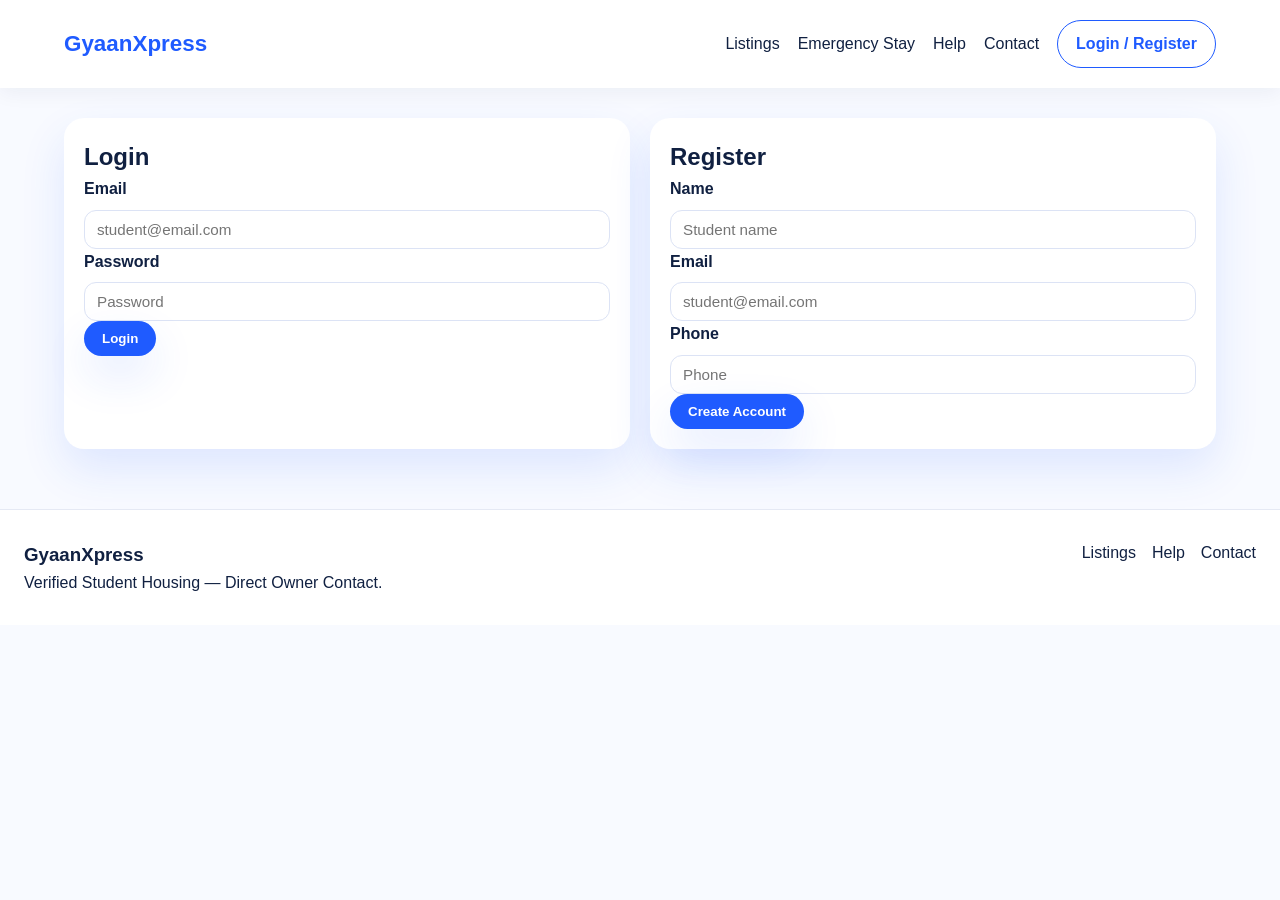
<file: auth.html>
<!DOCTYPE html>
<html lang="en">
  <head>
    <meta charset="UTF-8" />
    <meta name="viewport" content="width=device-width, initial-scale=1.0" />
    <title>Login / Register • GyaanXpress</title>
    <link rel="stylesheet" href="styles.css" />
  </head>
  <body data-page="auth">
    <header class="site-header">
      <nav class="navbar">
        <a class="logo" href="index.html">GyaanXpress</a>
        <div class="nav-links">
          <a href="listings.html">Listings</a>
          <a href="emergency.html">Emergency Stay</a>
          <a href="help.html">Help</a>
          <a href="contact.html">Contact</a>
          <a href="auth.html" class="btn-outline">Login / Register</a>
        </div>
      </nav>
    </header>

    <main class="page auth">
      <section class="auth-grid">
        <div class="form-card">
          <h2>Login</h2>
          <form>
            <label>
              Email
              <input type="email" placeholder="student@email.com" />
            </label>
            <label>
              Password
              <input type="password" placeholder="Password" />
            </label>
            <button class="btn-primary" type="button">Login</button>
          </form>
        </div>
        <div class="form-card">
          <h2>Register</h2>
          <form>
            <label>
              Name
              <input type="text" placeholder="Student name" />
            </label>
            <label>
              Email
              <input type="email" placeholder="student@email.com" />
            </label>
            <label>
              Phone
              <input type="text" placeholder="Phone" />
            </label>
            <button class="btn-primary" type="button">Create Account</button>
          </form>
        </div>
      </section>
    </main>

    <footer class="site-footer">
      <div>
        <h3>GyaanXpress</h3>
        <p>Verified Student Housing — Direct Owner Contact.</p>
      </div>
      <div class="footer-links">
        <a href="listings.html">Listings</a>
        <a href="help.html">Help</a>
        <a href="contact.html">Contact</a>
      </div>
    </footer>

    <script src="script.js"></script>
  </body>
</html>
</file>
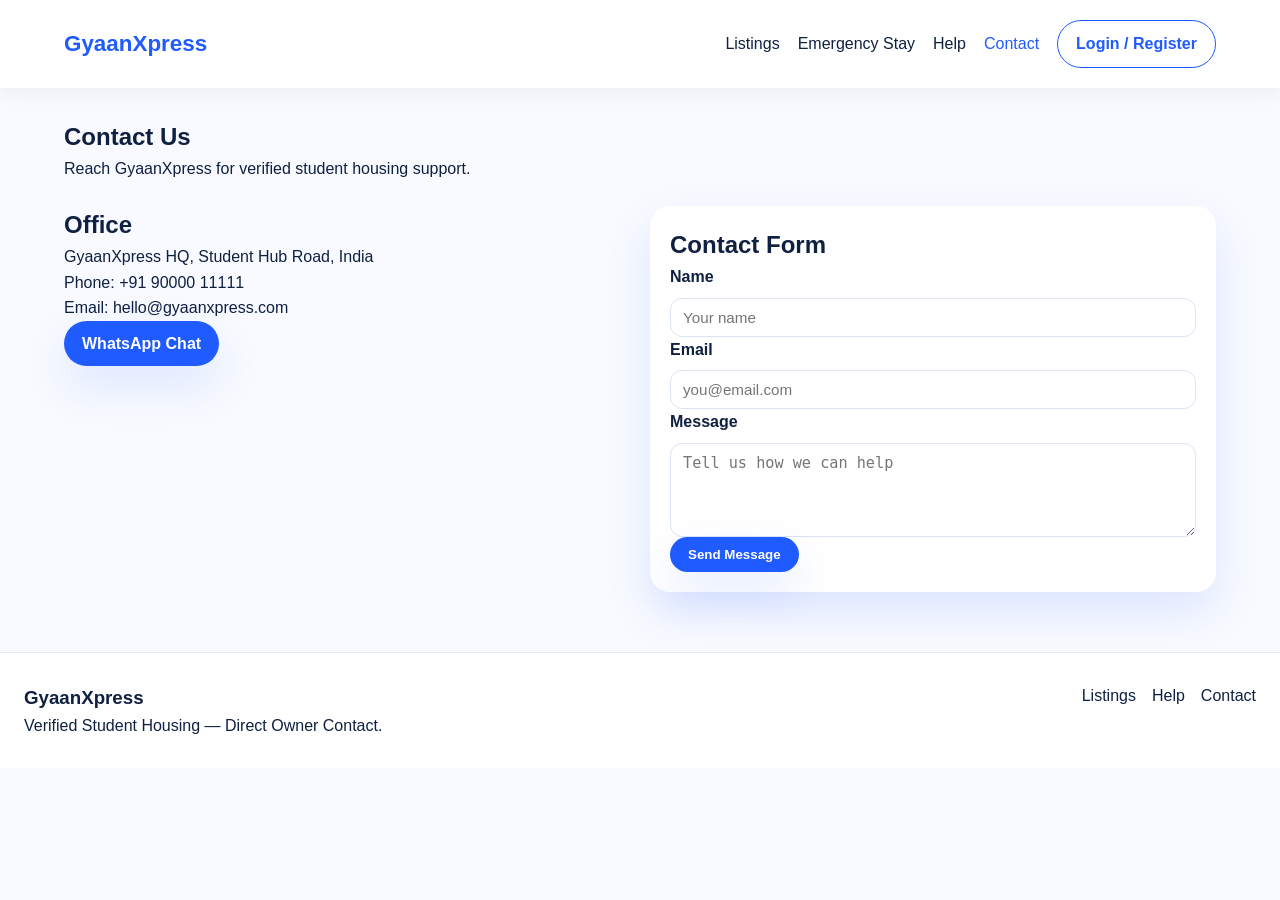
<file: contact.html>
<!DOCTYPE html>
<html lang="en">
  <head>
    <meta charset="UTF-8" />
    <meta name="viewport" content="width=device-width, initial-scale=1.0" />
    <title>Contact • GyaanXpress</title>
    <link rel="stylesheet" href="styles.css" />
  </head>
  <body data-page="contact">
    <header class="site-header">
      <nav class="navbar">
        <a class="logo" href="index.html">GyaanXpress</a>
        <div class="nav-links">
          <a href="listings.html">Listings</a>
          <a href="emergency.html">Emergency Stay</a>
          <a href="help.html">Help</a>
          <a href="contact.html" class="active">Contact</a>
          <a href="auth.html" class="btn-outline">Login / Register</a>
        </div>
      </nav>
    </header>

    <main class="page">
      <section class="page-header">
        <div>
          <h1>Contact Us</h1>
          <p>Reach GyaanXpress for verified student housing support.</p>
        </div>
      </section>

      <section class="contact-grid">
        <div class="contact-info">
          <h2>Office</h2>
          <p>GyaanXpress HQ, Student Hub Road, India</p>
          <p>Phone: +91 90000 11111</p>
          <p>Email: hello@gyaanxpress.com</p>
          <a class="btn-primary" href="#">WhatsApp Chat</a>
        </div>
        <div class="form-card">
          <h2>Contact Form</h2>
          <form>
            <label>
              Name
              <input type="text" placeholder="Your name" />
            </label>
            <label>
              Email
              <input type="email" placeholder="you@email.com" />
            </label>
            <label>
              Message
              <textarea rows="4" placeholder="Tell us how we can help"></textarea>
            </label>
            <button class="btn-primary" type="button">Send Message</button>
          </form>
        </div>
      </section>
    </main>

    <footer class="site-footer">
      <div>
        <h3>GyaanXpress</h3>
        <p>Verified Student Housing — Direct Owner Contact.</p>
      </div>
      <div class="footer-links">
        <a href="listings.html">Listings</a>
        <a href="help.html">Help</a>
        <a href="contact.html">Contact</a>
      </div>
    </footer>

    <script src="script.js"></script>
  </body>
</html>
</file>
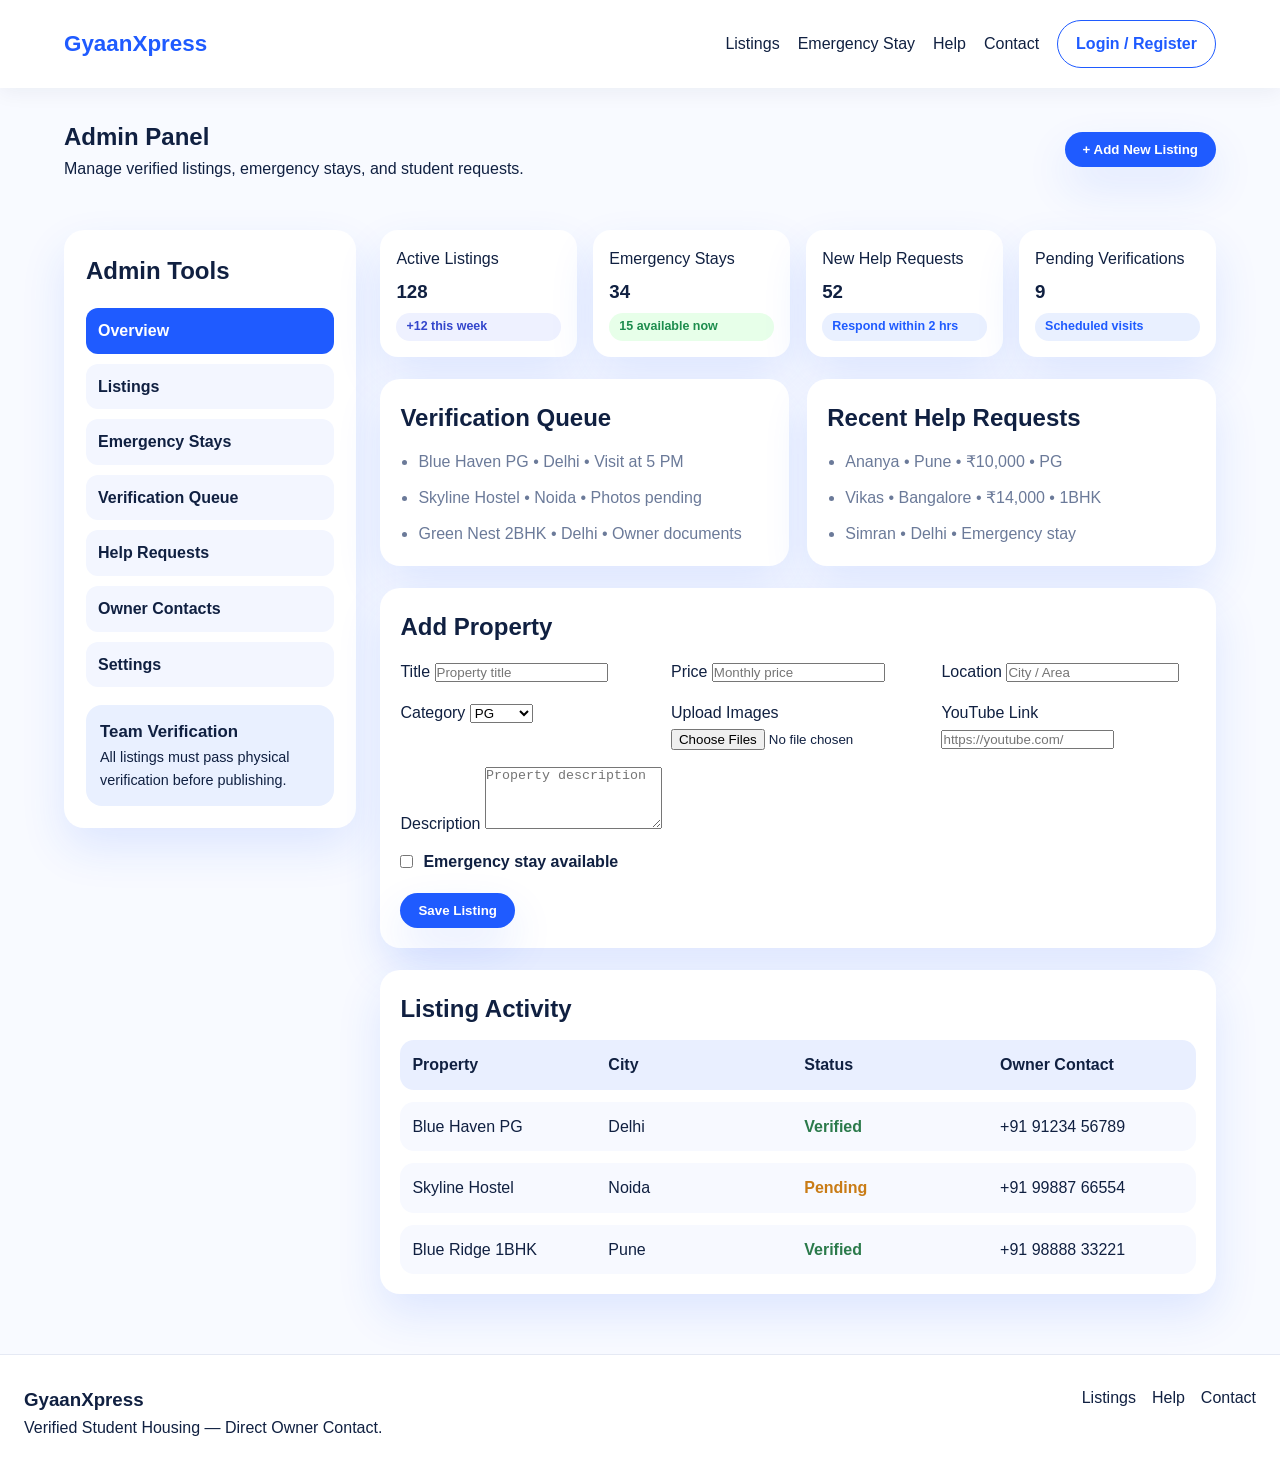
<file: dashboard.html>
<!DOCTYPE html>
<html lang="en">
  <head>
    <meta charset="UTF-8" />
    <meta name="viewport" content="width=device-width, initial-scale=1.0" />
    <title>Team Dashboard • GyaanXpress</title>
    <link rel="stylesheet" href="styles.css" />
  </head>
  <body data-page="dashboard">
    <header class="site-header">
      <nav class="navbar">
        <a class="logo" href="index.html">GyaanXpress</a>
        <div class="nav-links">
          <a href="listings.html">Listings</a>
          <a href="emergency.html">Emergency Stay</a>
          <a href="help.html">Help</a>
          <a href="contact.html">Contact</a>
          <a href="auth.html" class="btn-outline">Login / Register</a>
        </div>
      </nav>
    </header>

    <main class="page dashboard">
      <section class="page-header">
        <div>
          <h1>Admin Panel</h1>
          <p>Manage verified listings, emergency stays, and student requests.</p>
        </div>
        <button class="btn-primary" type="button">+ Add New Listing</button>
      </section>

      <div class="dashboard-layout">
        <aside class="dashboard-sidebar">
          <h2>Admin Tools</h2>
          <nav class="dashboard-nav">
            <a class="active" href="#">Overview</a>
            <a href="#">Listings</a>
            <a href="#">Emergency Stays</a>
            <a href="#">Verification Queue</a>
            <a href="#">Help Requests</a>
            <a href="#">Owner Contacts</a>
            <a href="#">Settings</a>
          </nav>
          <div class="sidebar-card">
            <h3>Team Verification</h3>
            <p>All listings must pass physical verification before publishing.</p>
          </div>
        </aside>

        <section class="dashboard-content">
          <div class="stat-grid">
            <div class="stat-card">
              <p>Active Listings</p>
              <h3>128</h3>
              <span class="badge verified">+12 this week</span>
            </div>
            <div class="stat-card">
              <p>Emergency Stays</p>
              <h3>34</h3>
              <span class="badge emergency">15 available now</span>
            </div>
            <div class="stat-card">
              <p>New Help Requests</p>
              <h3>52</h3>
              <span class="badge">Respond within 2 hrs</span>
            </div>
            <div class="stat-card">
              <p>Pending Verifications</p>
              <h3>9</h3>
              <span class="badge">Scheduled visits</span>
            </div>
          </div>

          <div class="panel-grid">
            <section class="panel-card">
              <h2>Verification Queue</h2>
              <ul class="list">
                <li>Blue Haven PG • Delhi • Visit at 5 PM</li>
                <li>Skyline Hostel • Noida • Photos pending</li>
                <li>Green Nest 2BHK • Delhi • Owner documents</li>
              </ul>
            </section>
            <section class="panel-card">
              <h2>Recent Help Requests</h2>
              <ul class="list">
                <li>Ananya • Pune • ₹10,000 • PG</li>
                <li>Vikas • Bangalore • ₹14,000 • 1BHK</li>
                <li>Simran • Delhi • Emergency stay</li>
              </ul>
            </section>
          </div>

          <section class="panel-card">
            <h2>Add Property</h2>
            <form>
              <div class="form-grid">
                <label>
                  Title
                  <input type="text" placeholder="Property title" />
                </label>
                <label>
                  Price
                  <input type="text" placeholder="Monthly price" />
                </label>
                <label>
                  Location
                  <input type="text" placeholder="City / Area" />
                </label>
                <label>
                  Category
                  <select>
                    <option>PG</option>
                    <option>Hostel</option>
                    <option>Library</option>
                    <option>Gym</option>
                    <option>Mess</option>
                    <option>1BHK</option>
                    <option>2BHK</option>
                  </select>
                </label>
                <label>
                  Upload Images
                  <input type="file" multiple />
                </label>
                <label>
                  YouTube Link
                  <input type="text" placeholder="https://youtube.com/" />
                </label>
              </div>
              <label>
                Description
                <textarea rows="4" placeholder="Property description"></textarea>
              </label>
              <label class="checkbox">
                <input type="checkbox" />
                Emergency stay available
              </label>
              <button class="btn-primary" type="button">Save Listing</button>
            </form>
          </section>

          <section class="panel-card">
            <h2>Listing Activity</h2>
            <div class="table">
              <div class="table-row header">
                <span>Property</span>
                <span>City</span>
                <span>Status</span>
                <span>Owner Contact</span>
              </div>
              <div class="table-row">
                <span>Blue Haven PG</span>
                <span>Delhi</span>
                <span class="status verified">Verified</span>
                <span>+91 91234 56789</span>
              </div>
              <div class="table-row">
                <span>Skyline Hostel</span>
                <span>Noida</span>
                <span class="status pending">Pending</span>
                <span>+91 99887 66554</span>
              </div>
              <div class="table-row">
                <span>Blue Ridge 1BHK</span>
                <span>Pune</span>
                <span class="status verified">Verified</span>
                <span>+91 98888 33221</span>
              </div>
            </div>
          </section>
        </section>
      </div>
    </main>

    <footer class="site-footer">
      <div>
        <h3>GyaanXpress</h3>
        <p>Verified Student Housing — Direct Owner Contact.</p>
      </div>
      <div class="footer-links">
        <a href="listings.html">Listings</a>
        <a href="help.html">Help</a>
        <a href="contact.html">Contact</a>
      </div>
    </footer>

    <script src="script.js"></script>
  </body>
</html>
</file>
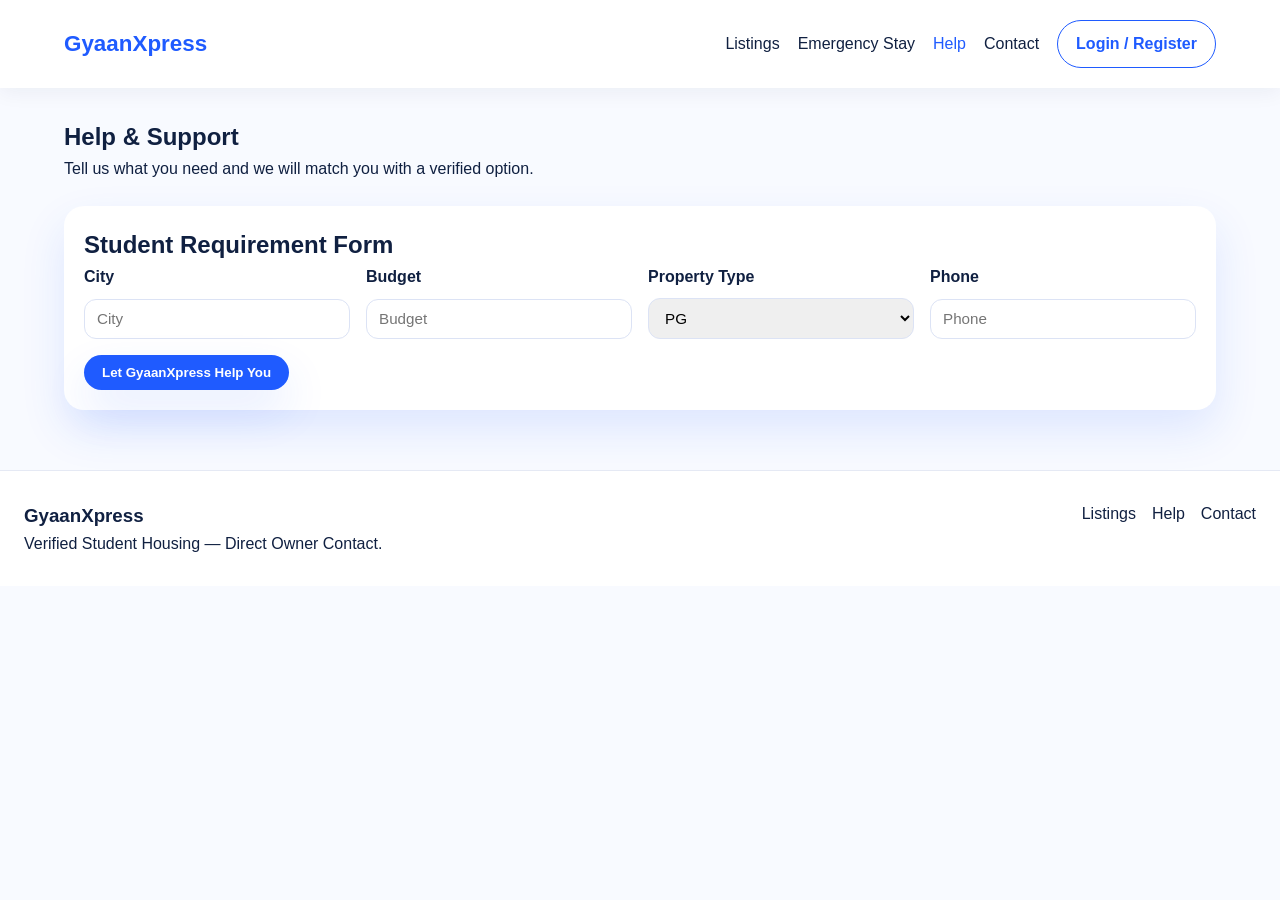
<file: help.html>
<!DOCTYPE html>
<html lang="en">
  <head>
    <meta charset="UTF-8" />
    <meta name="viewport" content="width=device-width, initial-scale=1.0" />
    <title>Help • GyaanXpress</title>
    <link rel="stylesheet" href="styles.css" />
  </head>
  <body data-page="help">
    <header class="site-header">
      <nav class="navbar">
        <a class="logo" href="index.html">GyaanXpress</a>
        <div class="nav-links">
          <a href="listings.html">Listings</a>
          <a href="emergency.html">Emergency Stay</a>
          <a href="help.html" class="active">Help</a>
          <a href="contact.html">Contact</a>
          <a href="auth.html" class="btn-outline">Login / Register</a>
        </div>
      </nav>
    </header>

    <main class="page">
      <section class="page-header">
        <div>
          <h1>Help &amp; Support</h1>
          <p>Tell us what you need and we will match you with a verified option.</p>
        </div>
      </section>

      <section class="form-card">
        <h2>Student Requirement Form</h2>
        <form>
          <div class="form-grid">
            <label>
              City
              <input type="text" placeholder="City" />
            </label>
            <label>
              Budget
              <input type="text" placeholder="Budget" />
            </label>
            <label>
              Property Type
              <select>
                <option>PG</option>
                <option>Hostel</option>
                <option>Library</option>
                <option>Gym</option>
                <option>Mess</option>
                <option>1BHK</option>
                <option>2BHK</option>
              </select>
            </label>
            <label>
              Phone
              <input type="text" placeholder="Phone" />
            </label>
          </div>
          <button class="btn-primary" type="button">Let GyaanXpress Help You</button>
        </form>
      </section>
    </main>

    <footer class="site-footer">
      <div>
        <h3>GyaanXpress</h3>
        <p>Verified Student Housing — Direct Owner Contact.</p>
      </div>
      <div class="footer-links">
        <a href="listings.html">Listings</a>
        <a href="help.html">Help</a>
        <a href="contact.html">Contact</a>
      </div>
    </footer>

    <script src="script.js"></script>
  </body>
</html>
</file>
<file: styles.css>
:root {
  --blue: #1f5bff;
  --light-blue: #e9f0ff;
  --dark: #102041;
  --muted: #6b7a99;
  --bg: #f8faff;
  --card: #ffffff;
  --shadow: 0 20px 45px rgba(31, 91, 255, 0.12);
}

* {
  box-sizing: border-box;
  margin: 0;
  padding: 0;
}

body {
  font-family: "Inter", "Segoe UI", sans-serif;
  background: var(--bg);
  color: var(--dark);
  line-height: 1.6;
}

a {
  color: inherit;
  text-decoration: none;
}

img {
  max-width: 100%;
  display: block;
}

.site-header {
  background: white;
  position: sticky;
  top: 0;
  z-index: 10;
  box-shadow: 0 4px 20px rgba(16, 32, 65, 0.06);
}

.navbar {
  max-width: 1200px;
  margin: 0 auto;
  padding: 20px 24px;
  display: flex;
  align-items: center;
  justify-content: space-between;
}

.logo {
  font-size: 1.4rem;
  font-weight: 700;
  color: var(--blue);
}

.nav-links {
  display: flex;
  align-items: center;
  gap: 18px;
  font-weight: 500;
}

.nav-links a.active {
  color: var(--blue);
}

.btn-primary,
.btn-secondary,
.btn-outline {
  padding: 10px 18px;
  border-radius: 999px;
  font-weight: 600;
  border: none;
  cursor: pointer;
  display: inline-flex;
  align-items: center;
  justify-content: center;
  transition: transform 0.2s ease, box-shadow 0.2s ease;
}

.btn-primary {
  background: var(--blue);
  color: white;
  box-shadow: var(--shadow);
}

.btn-secondary {
  background: var(--light-blue);
  color: var(--blue);
}

.btn-outline {
  border: 1px solid var(--blue);
  color: var(--blue);
  background: white;
}

.btn-primary:hover,
.btn-secondary:hover,
.btn-outline:hover {
  transform: translateY(-2px);
}

.hero {
  max-width: 1200px;
  margin: 0 auto;
  padding: 60px 24px 40px;
  display: grid;
  grid-template-columns: repeat(auto-fit, minmax(280px, 1fr));
  gap: 32px;
  align-items: center;
}

.hero h1 {
  font-size: clamp(2rem, 4vw, 3.2rem);
  line-height: 1.1;
  margin: 18px 0;
}

.hero p {
  color: var(--muted);
  margin-bottom: 24px;
}

.pill {
  display: inline-flex;
  background: var(--light-blue);
  color: var(--blue);
  padding: 6px 14px;
  border-radius: 999px;
  font-weight: 600;
  font-size: 0.9rem;
}

.hero-card {
  background: white;
  padding: 28px;
  border-radius: 24px;
  box-shadow: var(--shadow);
}

.hero-search {
  display: grid;
  gap: 12px;
  margin-top: 16px;
}

.hero-search input,
.hero-search select,
.form-card input,
.form-card select,
.form-card textarea,
.filters select,
.filters input[type="range"] {
  width: 100%;
  padding: 10px 12px;
  border-radius: 12px;
  border: 1px solid #dce3f5;
  font-size: 0.95rem;
}

.section {
  max-width: 1200px;
  margin: 0 auto;
  padding: 40px 24px;
}

.section-heading {
  margin-bottom: 24px;
}

.section-heading p {
  color: var(--muted);
}

.category-grid {
  display: grid;
  grid-template-columns: repeat(auto-fit, minmax(140px, 1fr));
  gap: 16px;
}

.category-card {
  background: white;
  padding: 18px;
  border-radius: 18px;
  text-align: center;
  box-shadow: var(--shadow);
  font-weight: 600;
}

.cards-grid {
  display: grid;
  grid-template-columns: repeat(auto-fit, minmax(260px, 1fr));
  gap: 24px;
}

.card {
  background: white;
  border-radius: 20px;
  overflow: hidden;
  box-shadow: var(--shadow);
  display: flex;
  flex-direction: column;
  transition: transform 0.2s ease;
}

.card:hover {
  transform: translateY(-4px);
}

.card img {
  height: 180px;
  object-fit: cover;
}

.card-body {
  padding: 18px;
  display: grid;
  gap: 8px;
}

.badge {
  display: inline-flex;
  align-items: center;
  gap: 4px;
  background: var(--light-blue);
  color: var(--blue);
  padding: 4px 10px;
  border-radius: 999px;
  font-size: 0.78rem;
  font-weight: 600;
}

.badge.emergency {
  background: #e7ffe9;
  color: #1d8d4d;
}

.badge.verified {
  background: #eef1ff;
  color: #3346cc;
}

.price {
  font-size: 1.3rem;
  font-weight: 700;
}

.emergency-banner {
  background: linear-gradient(120deg, #1f5bff, #3b82f6);
  color: white;
  border-radius: 24px;
  display: flex;
  align-items: center;
  justify-content: space-between;
  gap: 24px;
}

.trust-grid {
  display: grid;
  grid-template-columns: repeat(auto-fit, minmax(240px, 1fr));
  gap: 18px;
}

.trust-card {
  background: white;
  padding: 18px;
  border-radius: 20px;
  box-shadow: var(--shadow);
}

.page {
  max-width: 1200px;
  margin: 0 auto;
  padding: 30px 24px 60px;
}

.page-header {
  margin-bottom: 24px;
  display: flex;
  align-items: center;
  justify-content: space-between;
  gap: 18px;
}

.filters {
  display: grid;
  grid-template-columns: repeat(auto-fit, minmax(200px, 1fr));
  gap: 16px;
  padding: 18px;
  background: white;
  border-radius: 18px;
  box-shadow: var(--shadow);
  margin-bottom: 24px;
}

.filter-group {
  display: grid;
  gap: 8px;
  font-weight: 600;
}

.filter-group.toggle {
  align-content: center;
}

.range-value {
  font-size: 0.9rem;
  color: var(--muted);
}

.property-detail {
  display: grid;
  gap: 30px;
}

.gallery {
  display: grid;
  gap: 12px;
}

.gallery-main {
  position: relative;
}

.gallery-main img {
  border-radius: 20px;
  height: 360px;
  object-fit: cover;
}

.gallery-controls {
  position: absolute;
  bottom: 16px;
  right: 16px;
  display: flex;
  gap: 8px;
}

.gallery-controls button {
  background: white;
  border: none;
  padding: 8px 12px;
  border-radius: 999px;
  box-shadow: var(--shadow);
  cursor: pointer;
}

.gallery-thumbs {
  display: flex;
  gap: 10px;
}

.gallery-thumbs img {
  width: 80px;
  height: 60px;
  object-fit: cover;
  border-radius: 12px;
  cursor: pointer;
  opacity: 0.7;
}

.gallery-thumbs img.active {
  opacity: 1;
  outline: 2px solid var(--blue);
}

.property-info {
  display: grid;
  grid-template-columns: minmax(0, 1.3fr) minmax(0, 0.7fr);
  gap: 24px;
}

.property-sidebar {
  display: grid;
  gap: 18px;
}

.price-card,
.owner-card,
.form-card {
  background: white;
  padding: 20px;
  border-radius: 20px;
  box-shadow: var(--shadow);
}

.price-card .emergency {
  color: #1d8d4d;
  font-weight: 600;
}

.badge-group {
  display: grid;
  gap: 8px;
  margin-top: 12px;
}

.media {
  display: grid;
  grid-template-columns: repeat(auto-fit, minmax(260px, 1fr));
  gap: 20px;
}

.video iframe {
  width: 100%;
  min-height: 220px;
  border: none;
  border-radius: 20px;
}

.iframe-placeholder {
  background: #eef2ff;
  padding: 40px;
  border-radius: 20px;
  text-align: center;
  font-weight: 600;
  color: var(--muted);
}

.contact-grid {
  display: grid;
  grid-template-columns: repeat(auto-fit, minmax(260px, 1fr));
  gap: 20px;
}

.form-grid {
  display: grid;
  grid-template-columns: repeat(auto-fit, minmax(200px, 1fr));
  gap: 16px;
  margin-bottom: 16px;
}

.form-card label,
.filters label {
  font-weight: 600;
  display: grid;
  gap: 8px;
}

.checkbox {
  display: flex;
  align-items: center;
  gap: 10px;
  margin: 12px 0 18px;
  font-weight: 600;
}

.auth-grid {
  display: grid;
  grid-template-columns: repeat(auto-fit, minmax(260px, 1fr));
  gap: 20px;
}

.dashboard {
  display: grid;
  gap: 24px;
}

.dashboard-layout {
  display: grid;
  grid-template-columns: minmax(220px, 0.35fr) minmax(0, 1fr);
  gap: 24px;
}

.dashboard-sidebar {
  background: white;
  padding: 22px;
  border-radius: 20px;
  box-shadow: var(--shadow);
  display: grid;
  gap: 18px;
  height: fit-content;
}

.dashboard-nav {
  display: grid;
  gap: 10px;
  font-weight: 600;
}

.dashboard-nav a {
  padding: 10px 12px;
  border-radius: 12px;
  background: #f3f6ff;
}

.dashboard-nav a.active {
  background: var(--blue);
  color: white;
}

.sidebar-card {
  background: var(--light-blue);
  padding: 14px;
  border-radius: 16px;
  font-size: 0.9rem;
  color: var(--dark);
}

.dashboard-content {
  display: grid;
  gap: 22px;
}

.stat-grid {
  display: grid;
  grid-template-columns: repeat(auto-fit, minmax(180px, 1fr));
  gap: 16px;
}

.stat-card {
  background: white;
  padding: 16px;
  border-radius: 18px;
  box-shadow: var(--shadow);
  display: grid;
  gap: 6px;
}

.panel-grid {
  display: grid;
  grid-template-columns: repeat(auto-fit, minmax(240px, 1fr));
  gap: 18px;
}

.panel-card {
  background: white;
  padding: 20px;
  border-radius: 20px;
  box-shadow: var(--shadow);
  display: grid;
  gap: 12px;
}

.list {
  display: grid;
  gap: 10px;
  color: var(--muted);
  padding-left: 18px;
}

.table {
  display: grid;
  gap: 12px;
}

.table-row {
  display: grid;
  grid-template-columns: repeat(4, minmax(0, 1fr));
  gap: 12px;
  padding: 12px;
  background: #f7f9ff;
  border-radius: 14px;
  font-weight: 500;
}

.table-row.header {
  background: #e9efff;
  font-weight: 700;
}

.status {
  font-weight: 700;
}

.status.verified {
  color: #2b7a4b;
}

.status.pending {
  color: #c97c16;
}

.site-footer {
  background: white;
  padding: 30px 24px;
  border-top: 1px solid #e5e9f4;
  display: flex;
  flex-wrap: wrap;
  justify-content: space-between;
  gap: 20px;
}

.footer-links {
  display: flex;
  gap: 16px;
  flex-wrap: wrap;
  font-weight: 500;
}

@media (max-width: 900px) {
  .navbar {
    flex-direction: column;
    align-items: flex-start;
    gap: 12px;
  }

  .nav-links {
    flex-wrap: wrap;
  }

  .property-info {
    grid-template-columns: 1fr;
  }

  .page-header {
    flex-direction: column;
    align-items: flex-start;
  }

  .dashboard-layout {
    grid-template-columns: 1fr;
  }
}

@media (max-width: 600px) {
  .hero {
    padding-top: 30px;
  }

  .emergency-banner {
    flex-direction: column;
    align-items: flex-start;
  }

  .gallery-main img {
    height: 240px;
  }
}
</file>
